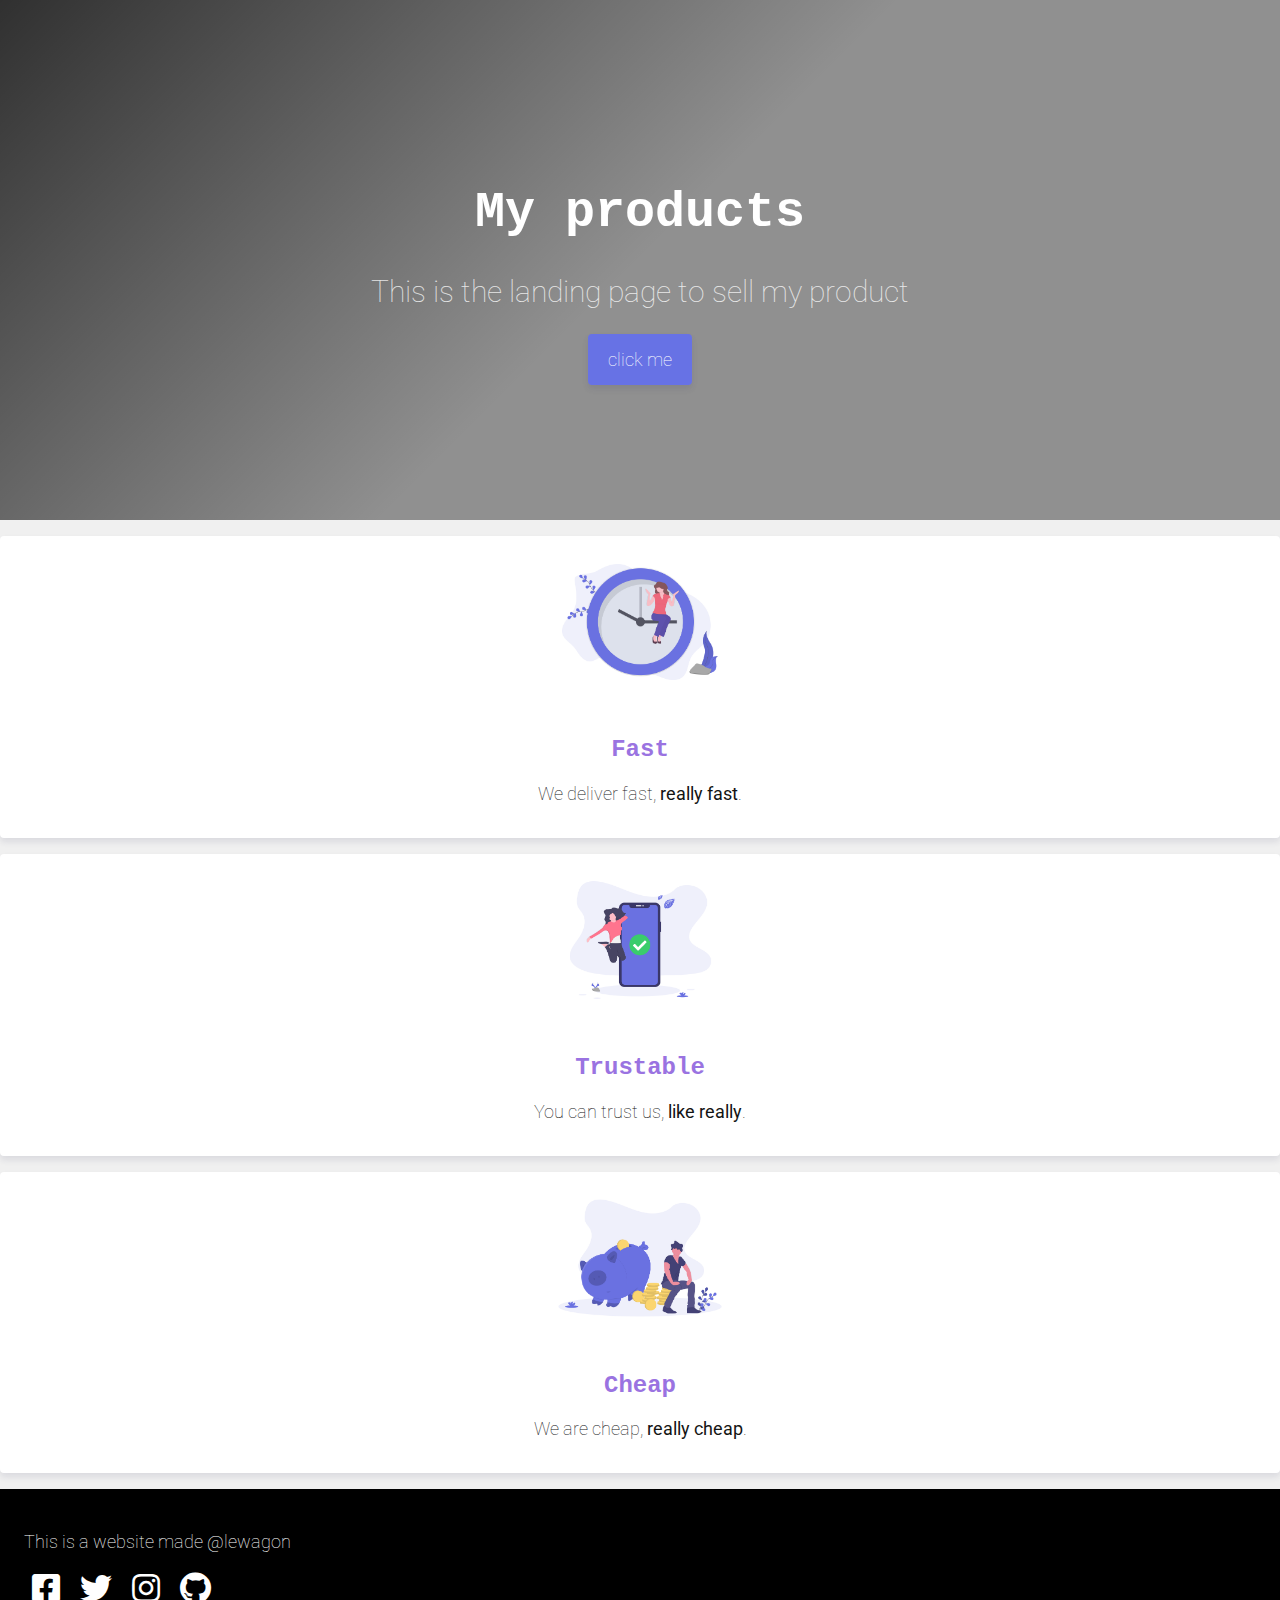
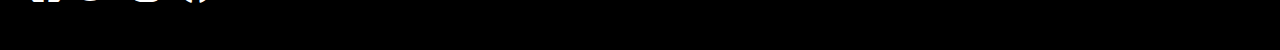
<file: index.html>
<!DOCTYPE html>
<html>
<head>
	<title>My product</title>
	<meta charset="utf-8">
	<link rel="stylesheet" href="https://use.fontawesome.com/releases/v5.3.1/css/all.css">
	<link rel="stylesheet" type="text/css" href="style.css">
	<link href="https://fonts.googleapis.com/css?family=Roboto" rel="stylesheet">
	<link rel="stylesheet" href="https://stackpath.bootstrapcdn.com/bootstrap/4.1.3/css/bootstrap.min.css" integrity="sha384-MCw98/SFnGE8fJT3GXwEOngsV7Zt27NXFoaoApmYm81iuXoPkFOJwJ8ERdknLPMO" crossorigin="anonymous">

</head>
<body>
	<div class="banner">
		<h1>My products</h1>
		<p>This is the landing page to sell my product</p>
		<p></p>
		<a href="#" class="btn-blue">click me</a>

	</div>


	<div class="container">
		<div class="row">
			<div class="col-12 col-sm-6 col-lg-4">

				<div class="card-white">
					<img src="images/fast.png" alt="fast" height="140">
					<h2>Fast</h2>
					<p>We deliver fast,<strong> really fast</strong>.</p>
				</div>

			</div>

			<div class="col-12 col-sm-6 col-lg-4">

				<div class="card-white">
					<img src="images/trustable.png", alt="trustable" height = "140">
					<h2>Trustable</h2>
					<p></p>You can trust us, <strong>like really</strong>.</p>
				</div>
			</div>

			<div class="col-12 col-sm-6 col-lg-4">
				<div class="card-white">
					<img src="images/affordable.png" alt="cheap" height="140">
					<h2>Cheap</h2>
					<p>We are cheap, <strong>really cheap</strong>.</p>
				</div>
			</div>
		</div>
	</div>
	<div class="footer">
		<p>This is a website made @lewagon</p>
		<ul class="list-inline">
			<li>
				<a href="#"><i class="fab fa-facebook-square"></i></a>
			</li>
			<li>
				<a href="#"><i class="fab fa-twitter"></i></a>
			</li>
			<li>
				<a href="#"><i class="fab fa-instagram"></i></a>
			</li>
			<li>
				<a href="#"><i class="fab fa-github"></i></a>
			</li>
		</ul>
	</div>
</body>
</html>
</file>
<file: style.css>
body {
  margin: 0px;
  background: rgb(240, 240, 240);
  color: rgb(20, 20, 20);
  font-family: 'Roboto', sans-serif;
	font-size: 18px;
  font-weight: lighter;
}
h1, h2, h3 {
  font-family: Courier;
  font-weight: bold;
}
h1 {
	font-size: 40px;
}
h2 {
  font-size: 24px;
  color: #9A73E1;
}
a {
  color: #6A71E1;
  text-decoration: none;
}
a:hover {
  color: black;
}

.banner{
  text-align: center;
  color: white;
	padding: 150px 0px;
  background-image: linear-gradient(-225deg, rgba(0,0,0,0.8) 0%, rgba(0,0,0,0.4) 50%), url("https://picsum.photos/1000/600?random");
  background-size: cover;
	background-position: center;
}
.banner h1 {
  font-size: 50px;
}
.banner p {
  opacity: 0.8;
  font-size: 30px;
  font-weight: lighter;
  margin-bottom: 40px;
}

.btn-blue {
  color: white;
  background: #6772e5;
  box-shadow: 0 4px 6px rgba(50,50,93,.11);
  border-radius: 4px;
  padding: 15px 20px;
}
.btn-blue:hover {
  background: #7795f8;
  color: white;
}

.card-white {
  background-color: white;
  border-radius: 4px;
  text-align: center;
  box-shadow: 0 4px 6px rgba(50,50,93,.11);
  padding: 16px;
  margin: 16px 0px;
}
.card-white img {
  margin-bottom: 20px;
}

.footer {
  background-color: black;
  padding: 24px;
  color: white;
}
.footer a {
  color: white;
  font-size: 32px;
}

.list-inline {
  list-style: none;
  padding-left: 0px;
}
.list-inline li {
  display: inline;
  padding: 0px 8px;
}
</file>
